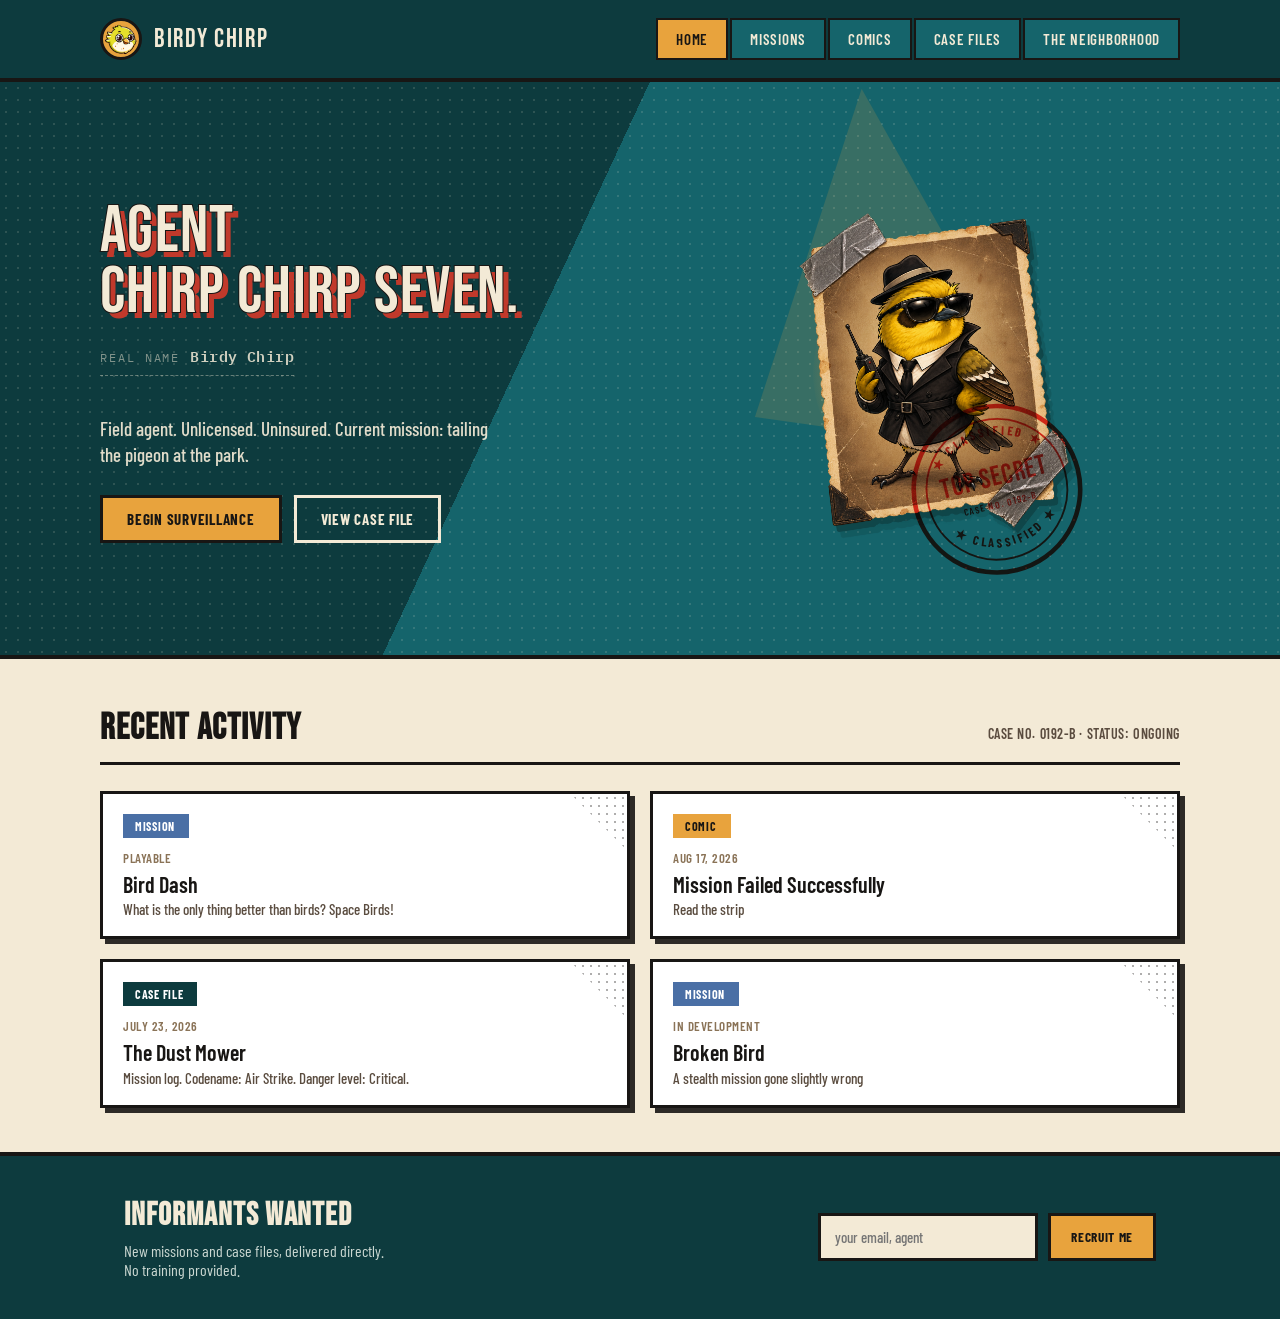
<file: index.html>
<!DOCTYPE html>
<html lang="en">
<head>
<meta charset="UTF-8">
<meta name="viewport" content="width=device-width, initial-scale=1.0">
<title>Birdy Chirp — Agent Chirp Chirp Seven</title>
<link rel="preconnect" href="https://fonts.googleapis.com">
<link href="https://fonts.googleapis.com/css2?family=Bebas+Neue&family=Barlow+Condensed:wght@400;500;600;700&family=IBM+Plex+Mono:wght@500;600&display=swap" rel="stylesheet">
<link rel="stylesheet" href="styles.css">
</head>
<body>

<script src="site.js"></script>

<section class="hero">
  <div class="hero-halftone"></div>
  <div class="wrap hero-grid">
    <div>
      <div class="title-stack">
        <div class="title-shadow display">AGENT<br>CHIRP CHIRP SEVEN.</div>
        <div class="title-main display">AGENT<br>CHIRP CHIRP SEVEN.</div>
      </div>
      <div class="id-tag">
        <span class="id-tag-label">Real name</span>
        <span class="id-tag-value">Birdy Chirp</span>
      </div>
      <p class="hero-sub">Field agent. Unlicensed. Uninsured. Current mission: tailing the pigeon at the park.</p>
      <div class="cta-row">
        <a href="missions.html" class="btn btn-primary">Begin Surveillance</a>
        <a href="case-files.html" class="btn btn-ghost">View Case File</a>
      </div>
    </div>
    <div class="spotlight-box">
      <div class="beam"></div>
      <div class="spotlight">
        <div class="spotlight-figure"><img class="spotlight-figure" src="images/agent-chirp.png" alt="Agent Chirp Chirp Seven"></div>
        <svg class="classified-stamp" viewBox="0 0 200 200" xmlns="http://www.w3.org/2000/svg">
          <path id="stampArcTop" d="M 24,104 A 78,78 0 0 1 176,104" fill="none"/>
          <path id="stampArcBottom" d="M 24,104 A 78,78 0 0 0 176,104" fill="none"/>
          <circle cx="100" cy="102" r="90" stroke-width="5"/>
          <circle cx="100" cy="102" r="76" stroke-width="2"/>
          <text font-size="13.5" font-weight="700" letter-spacing="3">
            <textPath href="#stampArcTop" startOffset="50%" text-anchor="middle">★ CLASSIFIED ★</textPath>
          </text>
          <text font-size="13.5" font-weight="700" letter-spacing="3">
            <textPath href="#stampArcBottom" startOffset="50%" text-anchor="middle">★ CLASSIFIED ★</textPath>
          </text>
          <text x="100" y="98" text-anchor="middle" font-size="30" font-weight="400" class="stamp-center">TOP SECRET</text>
          <text x="100" y="122" text-anchor="middle" font-size="10.5" font-weight="600" letter-spacing="1.5">CASE NO. 0192-B</text>
        </svg>
      </div>
    </div>
  </div>
</section>

<section class="wrap activity">
  <div class="activity-head">
    <h2 class="display">Recent Activity</h2>
    <div class="note">Case no. 0192-B · status: ongoing</div>
  </div>
  <div class="panels" id="activity-panels"></div>
</section>

<section class="transmission">
  <div class="wrap transmission-inner">
    <div>
      <h3 class="display">Informants Wanted</h3>
      <p>New missions and case files, delivered directly. No training provided.</p>
    </div>
    <div class="transmission-form">
      <input type="email" placeholder="your email, agent">
      <button>Recruit Me</button>
    </div>
  </div>
</section>

<script src="games-data.js"></script>
<script src="comics-data.js"></script>
<script src="cases-data.js"></script>
<script>
  // Pull the newest couple items from each content type and build one
  // combined, clickable feed. Edit games-data.js / comics-data.js /
  // cases-data.js to change what shows up here — nothing here is hardcoded.
  // Pull the newest couple items from each content type and interleave
  // them round-robin, so all three categories get a fair shot at the
  // 4 visible slots instead of the last category always getting cut.
  const gameItems = GAMES.slice(0, 2).map(g => ({
    flagClass: 'mission', flagLabel: 'Mission',
    date: g.statusLabel, title: g.title, note: g.tagline,
    href: `mission.html?game=${g.slug}`
  }));
  const comicItems = COMICS.slice().reverse().slice(0, 2).map(c => ({
    flagClass: 'comic', flagLabel: 'Comic',
    date: c.date, title: c.title, note: 'Read the strip',
    href: `comics.html?comic=${c.slug}`
  }));
  const caseItems = CASE_FILES.slice().reverse().slice(0, 2).map(s => ({
    flagClass: 'case', flagLabel: 'Case File',
    date: s.date, title: s.title, note: s.excerpt,
    href: `case-file.html?story=${s.slug}`
  }));

  const activityItems = [];
  const sources = [gameItems, comicItems, caseItems];
  for (let round = 0; round < 2 && activityItems.length < 4; round++) {
    sources.forEach(list => {
      if (list[round] && activityItems.length < 4) activityItems.push(list[round]);
    });
  }

  const panelsEl = document.getElementById('activity-panels');
  activityItems.slice(0, 4).forEach(item => {
    const panel = document.createElement('a');
    panel.href = item.href;
    panel.className = 'panel';
    panel.innerHTML = `
      <div class="panel-halftone"></div>
      <div class="flag ${item.flagClass}">${item.flagLabel}</div>
      <div class="panel-date">${item.date}</div>
      <div class="panel-title">${item.title}</div>
      <div class="panel-note">${item.note}</div>
    `;
    panelsEl.appendChild(panel);
  });
</script>

</body>
</html>
</file>
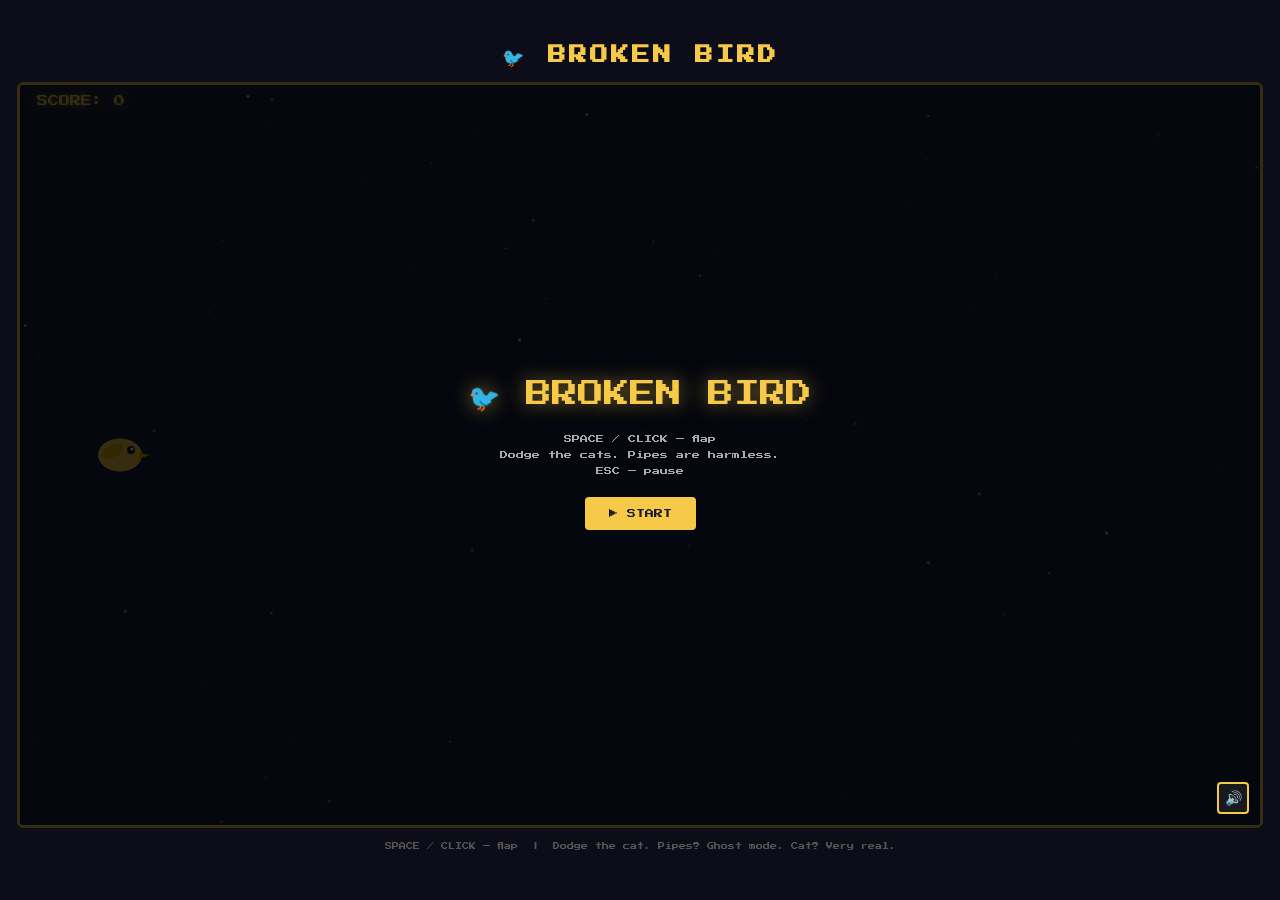
<file: games/Broken-Bird/index.html>
<!DOCTYPE html>
<html lang="en">
<head>
<meta charset="UTF-8">
<title>Broken Bird</title>
<style>
  @import url('https://fonts.googleapis.com/css2?family=Press+Start+2P&display=swap');

  * { margin: 0; padding: 0; box-sizing: border-box; }

  body {
    background: #0d0d1a;
    display: flex;
    flex-direction: column;
    align-items: center;
    justify-content: center;
    min-height: 100vh;
    font-family: 'Press Start 2P', monospace;
    color: #fff;
    overflow: hidden;
  }

  h1 {
    font-size: 18px;
    color: #f7c948;
    margin-bottom: 14px;
    letter-spacing: 3px;
  }

  #game-wrapper {
    position: relative;
  }

  canvas {
    border: 3px solid #f7c948;
    border-radius: 6px;
    display: block;
    background: #16213e;
  }

  #hud {
    position: absolute;
    top: 14px;
    left: 0;
    width: 100%;
    display: flex;
    justify-content: space-between;
    padding: 0 20px;
    pointer-events: none;
  }

  #hud span {
    font-size: 11px;
    color: #f7c948;
    text-shadow: 0 0 8px #f7c94888;
  }

  #instructions {
    margin-top: 12px;
    font-size: 7px;
    color: #555;
    text-align: center;
    line-height: 2;
  }

  #death-overlay {
    display: none;
    position: absolute;
    top: 0; left: 0;
    width: 100%; height: 100%;
    background: rgba(0,0,0,0.72);
    border-radius: 4px;
    flex-direction: column;
    align-items: center;
    justify-content: center;
    gap: 18px;
  }

  #death-overlay.active { display: flex; }

  #death-title {
    font-size: 22px;
    color: #ff6b6b;
    text-shadow: 0 0 18px #ff6b6b88;
    animation: pulse 0.8s ease-in-out infinite alternate;
  }

  #death-score {
    font-size: 10px;
    color: #f7c948;
  }

  #restart-btn {
    font-family: 'Press Start 2P', monospace;
    font-size: 9px;
    padding: 12px 24px;
    background: #f7c948;
    color: #1a1a2e;
    border: none;
    border-radius: 4px;
    cursor: pointer;
    margin-top: 8px;
    transition: transform 0.1s;
  }
  #restart-btn:hover { transform: scale(1.05); }

  @keyframes pulse {
    from { opacity: 1; }
    to   { opacity: 0.6; }
  }

  #mute-btn {
    position: absolute;
    bottom: 14px;
    right: 14px;
    width: 32px;
    height: 32px;
    background: rgba(255,255,255,0.08);
    border: 2px solid #f7c948;
    border-radius: 4px;
    color: #f7c948;
    font-size: 14px;
    cursor: pointer;
    display: flex;
    align-items: center;
    justify-content: center;
    pointer-events: all;
    z-index: 10;
    transition: background 0.15s;
  }
  #mute-btn:hover { background: rgba(247,201,72,0.18); }

  #start-overlay, #pause-overlay {
    display: none;
    position: absolute;
    top: 0; left: 0;
    width: 100%; height: 100%;
    background: rgba(0,0,0,0.78);
    border-radius: 4px;
    flex-direction: column;
    align-items: center;
    justify-content: center;
    gap: 18px;
  }
  #start-overlay.active, #pause-overlay.active { display: flex; }

  #start-title {
    font-size: 26px;
    color: #f7c948;
    text-shadow: 0 0 20px #f7c94888;
    animation: pulse 0.9s ease-in-out infinite alternate;
  }
  #pause-title {
    font-size: 22px;
    color: #a8dadc;
    text-shadow: 0 0 18px #a8dadc88;
  }
  .overlay-sub {
    font-size: 8px;
    color: #aaa;
    line-height: 2;
    text-align: center;
  }
  .overlay-btn {
    font-family: 'Press Start 2P', monospace;
    font-size: 9px;
    padding: 12px 24px;
    background: #f7c948;
    color: #1a1a2e;
    border: none;
    border-radius: 4px;
    cursor: pointer;
    transition: transform 0.1s;
  }
  .overlay-btn:hover { transform: scale(1.05); }
</style>
</head>
<body>

<h1>🐦 BROKEN BIRD</h1>

<div id="game-wrapper">
  <canvas id="gameCanvas"></canvas>

  <div id="hud">
    <span>SCORE: <span id="score">0</span></span>
    <span id="timer-display"></span>
  </div>

  <div id="start-overlay" class="active">
    <div id="start-title">🐦 BROKEN BIRD</div>
    <div class="overlay-sub">SPACE / CLICK — flap<br>Dodge the cats. Pipes are harmless.<br>ESC — pause</div>
    <button class="overlay-btn" id="start-btn">▶ START</button>
  </div>

  <div id="pause-overlay">
    <div id="pause-title">⏸ PAUSED</div>
    <div class="overlay-sub">Press ESC or click to resume</div>
    <button class="overlay-btn" id="resume-btn">▶ RESUME</button>
  </div>

    <div id="death-overlay" id="death-overlay">
    <div id="death-title">🐱 GOT YOU!</div>
    <div id="death-score">SCORE: <span id="final-score">0</span></div>
    <button id="restart-btn">▶ PLAY AGAIN</button>
  </div>
  <button id="mute-btn" title="Mute/Unmute">🔊</button>
</div>

<div id="instructions">
  SPACE / CLICK — flap &nbsp;|&nbsp; Dodge the cat. Pipes? Ghost mode. Cat? Very real.
</div>

<script>
  const canvas = document.getElementById('gameCanvas');
  const ctx = canvas.getContext('2d');

  // Big canvas — fill most of the viewport
  function resizeCanvas() {
    const maxW = window.innerWidth - 40;
    const maxH = window.innerHeight - 160;
    canvas.width  = maxW;
    canvas.height = maxH;
  }
  resizeCanvas();
  window.addEventListener('resize', resizeCanvas);

  // ── Audio Engine ─────────────────────────────────────────────────────
  let audioCtx = null;
  let masterGain = null;
  let bgmInterval = null;
  let muted = false;

  function getAudio() {
    if (!audioCtx) {
      audioCtx = new (window.AudioContext || window.webkitAudioContext)();
      masterGain = audioCtx.createGain();
      masterGain.connect(audioCtx.destination);
      masterGain.gain.setValueAtTime(1, audioCtx.currentTime);
    }
    return audioCtx;
  }

  function playTone(freq, type, duration, vol, startTime, fadeOut) {
    const ac = getAudio();
    const osc = ac.createOscillator();
    const gain = ac.createGain();
    osc.connect(gain);
    gain.connect(masterGain);
    osc.type = type;
    osc.frequency.setValueAtTime(freq, startTime);
    gain.gain.setValueAtTime(vol, startTime);
    if (fadeOut) gain.gain.exponentialRampToValueAtTime(0.001, startTime + duration);
    osc.start(startTime);
    osc.stop(startTime + duration);
  }

  function soundHop() {
    const ac = getAudio();
    const t = ac.currentTime;
    // quick chirpy upward sweep
    const osc = ac.createOscillator();
    const gain = ac.createGain();
    osc.connect(gain); gain.connect(masterGain);
    osc.type = 'square';
    osc.frequency.setValueAtTime(320, t);
    osc.frequency.exponentialRampToValueAtTime(620, t + 0.08);
    gain.gain.setValueAtTime(0.18, t);
    gain.gain.exponentialRampToValueAtTime(0.001, t + 0.12);
    osc.start(t); osc.stop(t + 0.13);
  }

  function soundDeath() {
    const ac = getAudio();
    const t = ac.currentTime;
    // descending wail
    [
      [440, 0.00], [370, 0.10], [300, 0.20], [220, 0.32], [160, 0.46], [100, 0.62]
    ].forEach(([freq, offset]) => {
      playTone(freq, 'sawtooth', 0.14, 0.22, t + offset, true);
    });
    // low thud
    const osc = ac.createOscillator();
    const gain = ac.createGain();
    osc.connect(gain); gain.connect(masterGain);
    osc.type = 'sine';
    osc.frequency.setValueAtTime(80, t + 0.1);
    osc.frequency.exponentialRampToValueAtTime(30, t + 0.5);
    gain.gain.setValueAtTime(0.3, t + 0.1);
    gain.gain.exponentialRampToValueAtTime(0.001, t + 0.6);
    osc.start(t + 0.1); osc.stop(t + 0.6);
  }


  function soundWallBonk() {
    const ac = getAudio();
    const t = ac.currentTime;
    // Dull thud + short buzz — like bonking your head
    const osc = ac.createOscillator();
    const gain = ac.createGain();
    osc.connect(gain); gain.connect(masterGain);
    osc.type = 'square';
    osc.frequency.setValueAtTime(180, t);
    osc.frequency.exponentialRampToValueAtTime(80, t + 0.12);
    gain.gain.setValueAtTime(0.25, t);
    gain.gain.exponentialRampToValueAtTime(0.001, t + 0.18);
    osc.start(t); osc.stop(t + 0.19);
    // little rattle after
    const osc2 = ac.createOscillator();
    const gain2 = ac.createGain();
    osc2.connect(gain2); gain2.connect(masterGain);
    osc2.type = 'sawtooth';
    osc2.frequency.setValueAtTime(120, t + 0.08);
    osc2.frequency.exponentialRampToValueAtTime(60, t + 0.22);
    gain2.gain.setValueAtTime(0.12, t + 0.08);
    gain2.gain.exponentialRampToValueAtTime(0.001, t + 0.25);
    osc2.start(t + 0.08); osc2.stop(t + 0.26);
  }

  // Background music — chiptune loop
  function startBGM() {
    if (bgmInterval) return;
    const ac = getAudio();

    // Melody: simple upbeat pattern in C major pentatonic
    const melody = [
      523, 659, 784, 659, 523, 392, 440, 523,
      659, 784, 880, 784, 659, 523, 392, 440
    ];
    // Bass: root notes
    const bass = [
      131, 131, 165, 165, 146, 146, 131, 131,
      131, 131, 165, 165, 146, 146, 131, 131
    ];

    let step = 0;
    const BPM = 160;
    const stepLen = 60 / BPM / 2; // eighth notes

    function tick() {
      if (!audioCtx || gameOver) return;
      const t = ac.currentTime;
      const i = step % melody.length;

      // Melody — triangle wave, airy
      playTone(melody[i], 'triangle', stepLen * 0.7, 0.09, t, true);

      // Bass every 2 steps
      if (step % 2 === 0) {
        playTone(bass[i], 'square', stepLen * 1.6, 0.06, t, true);
      }

      // Hi-hat every step
      {
        const bufSize = ac.sampleRate * 0.04;
        const buf = ac.createBuffer(1, bufSize, ac.sampleRate);
        const data = buf.getChannelData(0);
        for (let j = 0; j < bufSize; j++) data[j] = (Math.random() * 2 - 1) * (1 - j / bufSize);
        const src = ac.createBufferSource();
        const gainN = ac.createGain();
        src.buffer = buf;
        src.connect(gainN); gainN.connect(masterGain);
        gainN.gain.setValueAtTime(step % 4 === 0 ? 0.07 : 0.03, t);
        src.start(t);
      }

      step++;
    }

    tick();
    bgmInterval = setInterval(tick, stepLen * 1000);
  }

  function stopBGM() {
    if (bgmInterval) { clearInterval(bgmInterval); bgmInterval = null; }
  }

    // ── State ─────────────────────────────────────────────────────────────
  let score = 0;
  let gameOver = false;
  let gameStarted = false;
  let paused = false;
  let frameCount = 0;
  let gameStartTime = Date.now();

  // Wall-hit penalty
  let penaltyUntil = 0; // timestamp when penalty ends

  const scoreEl       = document.getElementById('score');
  const finalScoreEl  = document.getElementById('final-score');
  const deathOverlay  = document.getElementById('death-overlay');
  const startOverlay  = document.getElementById('start-overlay');
  const pauseOverlay  = document.getElementById('pause-overlay');
  const timerDisplay  = document.getElementById('timer-display');
  document.getElementById('restart-btn').addEventListener('click', restartGame);

  // ── Bird ──────────────────────────────────────────────────────────────
  const bird = {
    x: 100,
    y: 0,
    size: 22,
    vy: 0,
    vx: 0,
    flapStrength: -12,
    gravity: 0.60,
    alive: true,
    boostUntil: 0,
    reset() {
      this.x  = 100;
      this.y  = canvas.height / 2;
      this.vy = 0;
      this.vx = 0;
      this.boostUntil = 0;
      this.alive = true;
    },
    flap() { if (this.alive) { this.vy = this.flapStrength; soundHop(); } },
    update() {
      this.vy += this.gravity;
      this.y  += this.vy;

      // Horizontal: apply boost then drift back left
      if (Date.now() < this.boostUntil) {
        this.vx += 0.08; // accelerate right during boost
      } else {
        this.vx *= 0.98; // friction — slowly drift back left
        this.vx -= 0.04; // gentle pull back toward left
      }
      this.x += this.vx;
      // Clamp horizontally
      const minX = this.size + 10;
      const maxX = canvas.width - this.size - 10;
      if (this.x < minX) { this.x = minX; this.vx = 0; }
      if (this.x > maxX) { this.x = maxX; this.vx = 0; }

      if (this.y > canvas.height - this.size) {
        this.y = canvas.height - this.size;
        this.vy *= -0.4;
        this.vx += 1.2; // rightward burst
        this.boostUntil = Date.now() + 1000;
        triggerWallPenalty();
      }
      if (this.y < this.size) {
        this.y = this.size;
        this.vy *= -0.4;
        this.vx += 1.2; // rightward burst
        this.boostUntil = Date.now() + 1000;
        triggerWallPenalty();
      }
    },
    draw() {
      const W = this.size, H = this.size * 0.75;
      const funny = Date.now() < penaltyUntil;
      // body
      ctx.fillStyle = funny ? '#ff6b6b' : '#f7c948';
      ctx.beginPath();
      ctx.ellipse(this.x, this.y, W, H, 0, 0, Math.PI * 2);
      ctx.fill();
      // wing
      const wo = Math.sin(Date.now() / 110) * 7;
      ctx.fillStyle = funny ? '#cc3333' : '#e5b200';
      ctx.beginPath();
      ctx.ellipse(this.x - 7, this.y - wo, 11, 6, -0.4, 0, Math.PI * 2);
      ctx.fill();

      if (funny) {
        // Dizzy X eyes
        ctx.strokeStyle = '#1a1a2e';
        ctx.lineWidth = 2;
        for (const [ex, ey] of [[this.x + 8, this.y - 7], [this.x + 16, this.y - 7]]) {
          ctx.beginPath(); ctx.moveTo(ex-3, ey-3); ctx.lineTo(ex+3, ey+3); ctx.stroke();
          ctx.beginPath(); ctx.moveTo(ex+3, ey-3); ctx.lineTo(ex-3, ey+3); ctx.stroke();
        }
        // Wavy mouth
        ctx.strokeStyle = '#1a1a2e';
        ctx.lineWidth = 1.5;
        ctx.beginPath();
        ctx.moveTo(this.x + 6, this.y + 5);
        ctx.bezierCurveTo(this.x + 10, this.y + 2, this.x + 14, this.y + 8, this.x + 18, this.y + 5);
        ctx.stroke();
        // Stars spinning around head
        const t = Date.now() / 300;
        for (let i = 0; i < 3; i++) {
          const angle = t + (i * Math.PI * 2 / 3);
          const sx = this.x + Math.cos(angle) * 28;
          const sy = this.y - 10 + Math.sin(angle) * 14;
          ctx.font = '10px serif';
          ctx.fillText('⭐', sx - 5, sy + 4);
        }
      } else {
        // Normal eye
        ctx.fillStyle = '#1a1a2e';
        ctx.beginPath(); ctx.arc(this.x + 11, this.y - 5, 4, 0, Math.PI * 2); ctx.fill();
        ctx.fillStyle = '#fff';
        ctx.beginPath(); ctx.arc(this.x + 12, this.y - 6, 1.5, 0, Math.PI * 2); ctx.fill();
      }
      // beak
      ctx.fillStyle = '#ff9500';
      ctx.beginPath();
      ctx.moveTo(this.x + 19, this.y - 2);
      ctx.lineTo(this.x + 30, this.y);
      ctx.lineTo(this.x + 19, this.y + 4);
      ctx.fill();
    }
  };

  // ── Obstacles (bird ghosts through) ───────────────────────────────────
  const obstacles = [];
  let obstacleTimer = 0;

  // Randomised gap patterns
  const PATTERNS = ['normal', 'high', 'low', 'wide', 'narrow', 'moving'];

  // ── Wall penalty ─────────────────────────────────────────────────────
  function triggerWallPenalty() {
    if (Date.now() < penaltyUntil) return;
    penaltyUntil = Date.now() + 3000;
    soundWallBonk();
  }

  function drawVignette() {
    if (Date.now() >= penaltyUntil) return;
    const progress = (penaltyUntil - Date.now()) / 3000;
    const alpha = 0.6 * progress;
    const grad = ctx.createRadialGradient(
      canvas.width / 2, canvas.height / 2, canvas.height * 0.3,
      canvas.width / 2, canvas.height / 2, canvas.width * 0.85
    );
    grad.addColorStop(0, 'rgba(180,0,0,0)');
    grad.addColorStop(1, `rgba(210,0,0,${alpha})`);
    ctx.fillStyle = grad;
    ctx.fillRect(0, 0, canvas.width, canvas.height);
  }

    function spawnObstacle() {
    const pattern = PATTERNS[Math.floor(Math.random() * PATTERNS.length)];
    const W = canvas.width;
    const H = canvas.height;
    let gap, topHeight;

    switch (pattern) {
      case 'high':   gap = 100; topHeight = 20 + Math.random() * 60;           break;
      case 'low':    gap = 100; topHeight = H - 120 - Math.random() * 60;      break;
      case 'wide':   gap = 160; topHeight = 60 + Math.random() * (H - 220);    break;
      case 'narrow': gap = 70;  topHeight = 80 + Math.random() * (H - 180);    break;
      case 'moving': gap = 110; topHeight = 80 + Math.random() * (H - 200);    break;
      default:       gap = 110; topHeight = 50 + Math.random() * (H - gap - 80); break;
    }

    obstacles.push({
      x: W + 10,
      topHeight,
      bottomY: topHeight + gap,
      gap,
      pattern,
      moveDir: 1,
      scored: false
    });
  }

  function updateObstacles() {
    obstacleTimer++;
    // Random spacing between 70 and 120 frames
    const spawnInterval = 70 + Math.floor(Math.random() * 50);
    if (obstacleTimer > spawnInterval) { spawnObstacle(); obstacleTimer = 0; }

    for (let i = obstacles.length - 1; i >= 0; i--) {
      const obs = obstacles[i];
      obs.x -= 3;

      // Moving pattern: pipe gap drifts up/down
      if (obs.pattern === 'moving') {
        obs.topHeight += obs.moveDir * 1.2;
        obs.bottomY    = obs.topHeight + obs.gap;
        if (obs.topHeight < 20 || obs.topHeight > canvas.height - obs.gap - 20) obs.moveDir *= -1;
      }

      if (!obs.scored && obs.x + 44 < bird.x) {
        obs.scored = true;
        score++;
        scoreEl.textContent = score;
        if (score >= nextBigCatAt) { nextBigCatAt += 10; bigCatPending = true; }
      }
      if (obs.x + 44 < 0) obstacles.splice(i, 1);
    }
  }

  function drawObstacles() {
    obstacles.forEach(obs => {
      const OW = 44;
      // Ghost sparkle when bird overlaps
      const inX = bird.x + bird.size > obs.x && bird.x - bird.size < obs.x + OW;
      const inGap = bird.y > obs.topHeight && bird.y < obs.bottomY;
      if (inX && !inGap && frameCount % 5 === 0) spawnParticle(obs.x + OW/2, bird.y, 'ghost');

      // Top pipe
      ctx.fillStyle = '#4ade80';
      ctx.fillRect(obs.x, 0, OW, obs.topHeight);
      ctx.fillStyle = '#22c55e';
      ctx.fillRect(obs.x - 5, obs.topHeight - 16, OW + 10, 16);

      // Bottom pipe
      ctx.fillStyle = '#4ade80';
      ctx.fillRect(obs.x, obs.bottomY, OW, canvas.height - obs.bottomY);
      ctx.fillStyle = '#22c55e';
      ctx.fillRect(obs.x - 5, obs.bottomY, OW + 10, 16);
    });
  }

  // ── Cat enemy ─────────────────────────────────────────────────────────
  const cats = [];
  let catSpawnedAt = null; // ms after game start for first cat

  let catInterval = 1500; // starts at 1.5 seconds
  let nextBigCatAt = 10; // score milestone for next big cat
  let bigCatPending = false;
  const CAT_MIN_INTERVAL = 500; // floor at 0.5 seconds
  let lastCatEscalation = 0; // tracks when we last sped up

  function scheduleCat() {
    catSpawnedAt = Date.now() + 5000; // 5 seconds grace period
    catInterval = 1500;
    lastCatEscalation = Date.now();
  }

  function maybespawnCat() {
    if (!catSpawnedAt) return;
    const now = Date.now();

    // Every 5 seconds, shrink interval by 10%
    if (now - lastCatEscalation >= 5000) {
      catInterval = Math.max(CAT_MIN_INTERVAL, catInterval * 0.9);
      lastCatEscalation = now;
    }

    if (now >= catSpawnedAt) {
      const count = Date.now() < penaltyUntil ? 3 : 1;
      for (let i = 0; i < count; i++) {
        spawnCatOffset(i, count);
      }
      catSpawnedAt = now + catInterval;
    }
  }

  function spawnCat() { spawnCatOffset(0, 1); }

  function spawnCatOffset(index, total) {
    const spawnX = canvas.width + 60;
    // Space multiple cats vertically: spread ~40px apart centred on bird
    const spread = 44;
    const offset = total === 1 ? 0 : (index - (total - 1) / 2) * spread;
    const y = Math.max(30, Math.min(canvas.height - 30, bird.y + offset));
    const size = bigCatPending ? 42 : 28; // 28 * 1.5 = 42
    if (index === total - 1) bigCatPending = false; // clear after last cat of this batch
    cats.push({ x: spawnX, y, speed: 8 + Math.random() * 4, size });
  }

  function updateCats() {
    maybespawnCat();
    for (let i = cats.length - 1; i >= 0; i--) {
      const cat = cats[i];
      cat.x -= cat.speed;
      if (cat.x < -80) cats.splice(i, 1);
    }
  }

  function drawCat(cat) {
    const x = cat.x, y = cat.y, s = cat.size;
    const big = s > 28;
    const fur    = big ? '#4a90d9' : '#e07b54';
    const furDark = big ? '#2a5fa8' : '#7a3300';
    const innerEar = big ? '#aad4ff' : '#ff9999';

    // Body
    ctx.fillStyle = fur;
    ctx.beginPath();
    ctx.ellipse(x, y, s, s * 0.75, 0, 0, Math.PI * 2);
    ctx.fill();

    // Head (to the left, cat faces left — it's charging at the bird)
    ctx.fillStyle = fur;
    ctx.beginPath();
    ctx.arc(x - s - 4, y - 2, s * 0.65, 0, Math.PI * 2);
    ctx.fill();

    // Ears
    ctx.fillStyle = fur;
    ctx.beginPath();
    ctx.moveTo(x - s - 18, y - 14);
    ctx.lineTo(x - s - 26, y - 28);
    ctx.lineTo(x - s - 8,  y - 18);
    ctx.fill();
    ctx.beginPath();
    ctx.moveTo(x - s - 2, y - 16);
    ctx.lineTo(x - s - 4, y - 30);
    ctx.lineTo(x - s + 8, y - 18);
    ctx.fill();

    // Inner ear
    ctx.fillStyle = innerEar;
    ctx.beginPath();
    ctx.moveTo(x - s - 17, y - 16);
    ctx.lineTo(x - s - 22, y - 26);
    ctx.lineTo(x - s - 10, y - 19);
    ctx.fill();

    // Eyes (angry)
    ctx.fillStyle = '#1a1a2e';
    ctx.beginPath(); ctx.arc(x - s - 10, y - 5, 5, 0, Math.PI * 2); ctx.fill();
    ctx.beginPath(); ctx.arc(x - s + 2,  y - 5, 5, 0, Math.PI * 2); ctx.fill();
    // Yellow pupils
    ctx.fillStyle = '#f7c948';
    ctx.beginPath(); ctx.ellipse(x - s - 10, y - 5, 2, 4, 0, 0, Math.PI * 2); ctx.fill();
    ctx.beginPath(); ctx.ellipse(x - s + 2,  y - 5, 2, 4, 0, 0, Math.PI * 2); ctx.fill();

    // Angry brows
    ctx.strokeStyle = furDark;
    ctx.lineWidth = 2.5;
    ctx.beginPath(); ctx.moveTo(x - s - 15, y - 12); ctx.lineTo(x - s - 6, y - 10); ctx.stroke();
    ctx.beginPath(); ctx.moveTo(x - s - 2,  y - 10); ctx.lineTo(x - s + 7, y - 12); ctx.stroke();

    // Nose
    ctx.fillStyle = '#ff7a7a';
    ctx.beginPath(); ctx.arc(x - s - 4, y, 3, 0, Math.PI * 2); ctx.fill();

    // Whiskers
    ctx.strokeStyle = '#fff';
    ctx.lineWidth = 1;
    for (let w = -1; w <= 1; w += 2) {
      ctx.beginPath(); ctx.moveTo(x - s - 4, y); ctx.lineTo(x - s - 4 + w * 22, y - 3); ctx.stroke();
      ctx.beginPath(); ctx.moveTo(x - s - 4, y); ctx.lineTo(x - s - 4 + w * 22, y + 3); ctx.stroke();
    }

    // Tail (curves up at the back right)
    ctx.strokeStyle = fur;
    ctx.lineWidth = 7;
    ctx.lineCap = 'round';
    ctx.beginPath();
    ctx.moveTo(x + s,  y);
    ctx.bezierCurveTo(x + s + 20, y + 10, x + s + 30, y - 30, x + s + 18, y - 40);
    ctx.stroke();
    ctx.lineWidth = 1;

    // Legs (running animation)
    const kick = Math.sin(Date.now() / 80) * 10;
    ctx.strokeStyle = fur;
    ctx.lineWidth = 6;
    ctx.lineCap = 'round';
    for (let li = 0; li < 4; li++) {
      const lx = x - s * 0.4 + li * (s * 0.28);
      ctx.beginPath();
      ctx.moveTo(lx, y + s * 0.6);
      ctx.lineTo(lx + (li % 2 === 0 ? kick : -kick) * 0.5, y + s * 0.6 + 16);
      ctx.stroke();
    }
    ctx.lineWidth = 1;
  }

  function checkCatCollision() {
    cats.forEach(cat => {
      const dx = Math.abs(bird.x - (cat.x - cat.size));
      const dy = Math.abs(bird.y - cat.y);
      if (dx < cat.size * 1.1 && dy < cat.size * 0.9) {
        triggerDeath();
      }
    });
  }

  // ── Particles ─────────────────────────────────────────────────────────
  const particles = [];

  function spawnParticle(x, y, type) {
    const colors = type === 'ghost'
      ? ['#f7c948','#a8dadc','#ffffff']
      : ['#ff6b6b','#ff9500','#fff'];
    for (let i = 0; i < (type === 'death' ? 20 : 5); i++) {
      particles.push({
        x, y,
        vx: (Math.random() - 0.5) * (type === 'death' ? 8 : 3),
        vy: (Math.random() - 0.5) * (type === 'death' ? 8 : 3),
        life: 1,
        color: colors[Math.floor(Math.random() * colors.length)],
        r: type === 'death' ? 4 : 2.5
      });
    }
  }

  function updateParticles() {
    for (let i = particles.length - 1; i >= 0; i--) {
      const p = particles[i];
      p.x += p.vx; p.y += p.vy; p.life -= 0.035;
      if (p.life <= 0) particles.splice(i, 1);
    }
  }

  function drawParticles() {
    particles.forEach(p => {
      ctx.globalAlpha = p.life;
      ctx.fillStyle = p.color;
      ctx.beginPath(); ctx.arc(p.x, p.y, p.r, 0, Math.PI * 2); ctx.fill();
    });
    ctx.globalAlpha = 1;
  }

  // ── Stars background ──────────────────────────────────────────────────
  let stars = [];
  function initStars() {
    stars = Array.from({length: 60}, () => ({
      x: Math.random() * canvas.width,
      y: Math.random() * canvas.height,
      r: Math.random() * 1.5 + 0.3,
      twinkle: Math.random() * Math.PI * 2
    }));
  }
  initStars();

  function drawBackground() {
    ctx.fillStyle = '#16213e';
    ctx.fillRect(0, 0, canvas.width, canvas.height);
    stars.forEach(s => {
      s.twinkle += 0.03;
      ctx.globalAlpha = 0.35 + Math.sin(s.twinkle) * 0.3;
      ctx.fillStyle = '#fff';
      ctx.beginPath(); ctx.arc(s.x, s.y, s.r, 0, Math.PI * 2); ctx.fill();
    });
    ctx.globalAlpha = 1;
  }

  // ── Death & Restart ───────────────────────────────────────────────────
  function triggerDeath() {
    if (gameOver) return;
    gameOver = true;
    bird.alive = false;
    spawnParticle(bird.x, bird.y, 'death');
    soundDeath();
    stopBGM();
    finalScoreEl.textContent = score;
    setTimeout(() => deathOverlay.classList.add('active'), 600);
  }

  function restartGame() {
    deathOverlay.classList.remove('active');
    stopBGM();
    bgmStarted = false;
    gameStarted = true;
    paused = false;
    obstacles.length = 0;
    cats.length = 0;
    particles.length = 0;
    score = 0;
    scoreEl.textContent = '0';
    frameCount = 0;
    obstacleTimer = 0;
    gameOver = false;
    bird.reset();
    bird.y = canvas.height / 2;
    gameStartTime = Date.now();
    catInterval = 1500;
    penaltyUntil = 0;
    nextBigCatAt = 10;
    bigCatPending = false;
    scheduleCat();
    loop();
  }

  // ── Countdown timer display (first 4 seconds) ─────────────────────────
  function updateTimerDisplay() {
    const elapsed = (Date.now() - gameStartTime) / 1000;
    if (elapsed < 4) {
      const remaining = Math.ceil(4 - elapsed);
      timerDisplay.textContent = `🐱 IN ${remaining}...`;
    } else {
      timerDisplay.textContent = '';
    }
  }

  // ── Main loop ─────────────────────────────────────────────────────────
  let rafId = null;

  function loop() {
    if (gameOver || paused) return;
    frameCount++;

    drawBackground();
    drawVignette();
    updateObstacles();
    drawObstacles();
    updateCats();
    cats.forEach(drawCat);
    checkCatCollision();
    updateParticles();
    drawParticles();

    if (bird.alive) bird.update();
    bird.draw();

    updateTimerDisplay();

    rafId = requestAnimationFrame(loop);
  }

  let bgmStarted = false;
  function ensureBGM() { if (!bgmStarted) { bgmStarted = true; startBGM(); } }

  // ── Controls ──────────────────────────────────────────────────────────
  document.addEventListener('keydown', e => {
    if (e.code === 'Escape') { e.preventDefault(); togglePause(); }
    if (e.code === 'Space') { e.preventDefault(); if (!gameStarted) { startGame(); return; } if (paused) { togglePause(); return; } ensureBGM(); bird.flap(); }
  });
  canvas.addEventListener('click', () => { if (!gameStarted) { startGame(); return; } if (paused) { togglePause(); return; } ensureBGM(); bird.flap(); });

  // ── Mute button ───────────────────────────────────────────────────────
  const muteBtn = document.getElementById('mute-btn');
  muteBtn.addEventListener('click', () => {
    muted = !muted;
    if (masterGain) masterGain.gain.setValueAtTime(muted ? 0 : 1, audioCtx.currentTime);
    muteBtn.textContent = muted ? '🔇' : '🔊';
  });

    // ── Start / Pause overlays ────────────────────────────────────────────
  function startGame() {
    startOverlay.classList.remove('active');
    gameStarted = true;
    bird.reset();
    bird.y = canvas.height / 2;
    gameStartTime = Date.now();
    catInterval = 1500;
    penaltyUntil = 0;
    nextBigCatAt = 10;
    bigCatPending = false;
    scheduleCat();
    ensureBGM();
    loop();
  }

  function togglePause() {
    if (!gameStarted || gameOver) return;
    paused = !paused;
    if (paused) {
      pauseOverlay.classList.add('active');
      stopBGM();
    } else {
      pauseOverlay.classList.remove('active');
      // Resume BGM
      bgmStarted = false;
      ensureBGM();
      loop();
    }
  }

  document.getElementById('start-btn').addEventListener('click', startGame);
  document.getElementById('resume-btn').addEventListener('click', togglePause);

  // Draw a static scene while on start screen
  drawBackground();
  bird.reset();
  bird.y = canvas.height / 2;
  bird.draw();
</script>
</body>
</html>
</file>
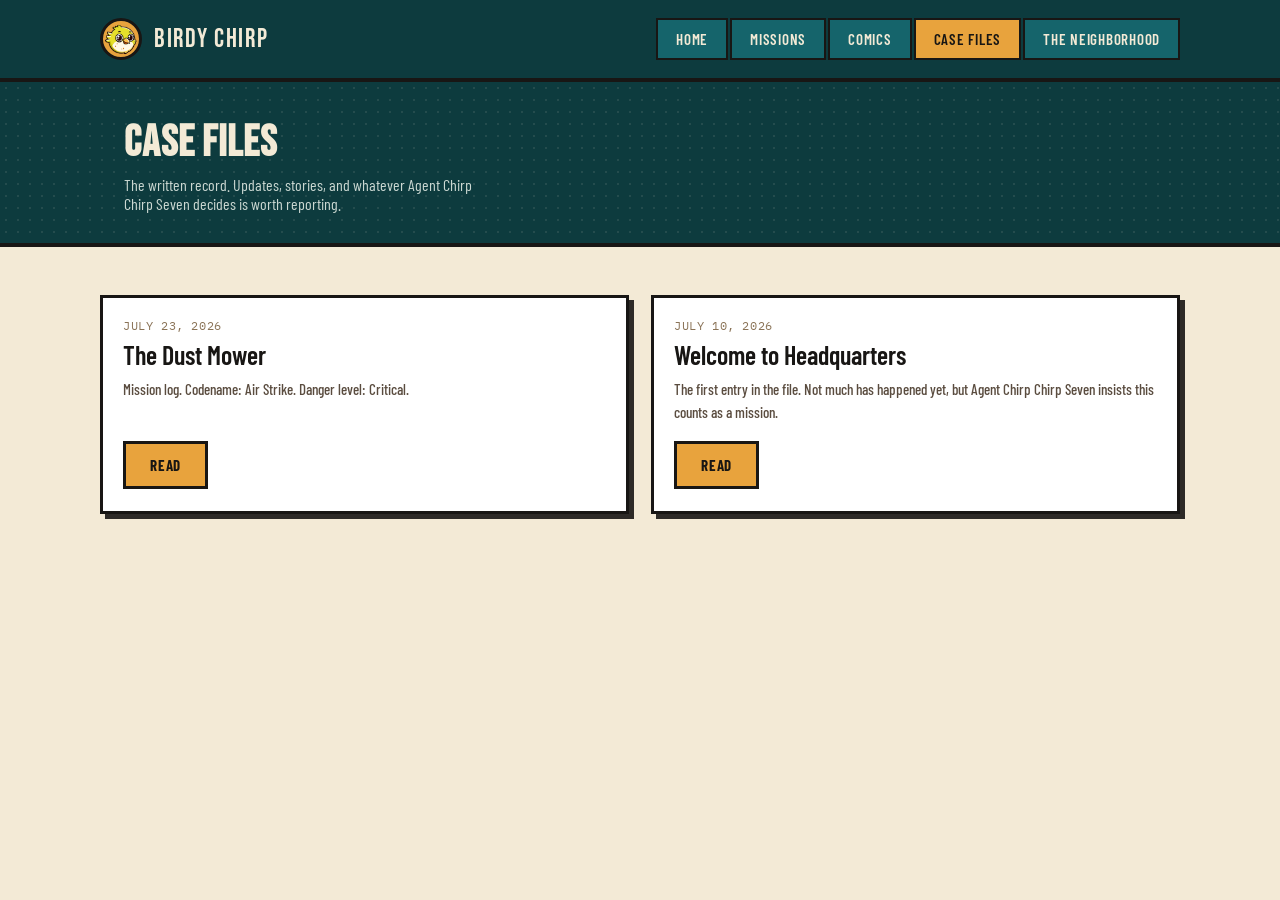
<file: case-files.html>
<!DOCTYPE html>
<html lang="en">
<head>
<meta charset="UTF-8">
<meta name="viewport" content="width=device-width, initial-scale=1.0">
<title>Case Files — Birdy Chirp</title>
<link rel="preconnect" href="https://fonts.googleapis.com">
<link href="https://fonts.googleapis.com/css2?family=Bebas+Neue&family=Barlow+Condensed:wght@400;500;600;700&family=IBM+Plex+Mono:wght@500;600&family=PT+Serif:wght@400;700&display=swap" rel="stylesheet">
<link rel="stylesheet" href="styles.css?v=2">
</head>
<body>

<script src="site.js"></script>

<section class="page-banner">
  <div class="hero-halftone"></div>
  <div class="wrap">
    <h1 class="display">Case Files</h1>
    <p>The written record. Updates, stories, and whatever Agent Chirp Chirp Seven decides is worth reporting.</p>
  </div>
</section>

<section class="wrap activity">
  <div id="case-grid" class="case-grid"></div>
</section>

<script src="cases-data.js"></script>
<script>
  const grid = document.getElementById('case-grid');

  CASE_FILES.slice().reverse().forEach(story => {
    const card = document.createElement('a');
    card.href = `case-file.html?story=${story.slug}`;
    card.className = 'case-card';
    card.innerHTML = `
      <div class="case-card-date">${story.date}</div>
      <div class="case-card-title">${story.title}</div>
      <div class="case-card-excerpt">${story.excerpt}</div>
      <span class="btn btn-primary" style="align-self:flex-start;">Read</span>
    `;
    grid.appendChild(card);
  });
</script>

</body>
</html>
</file>
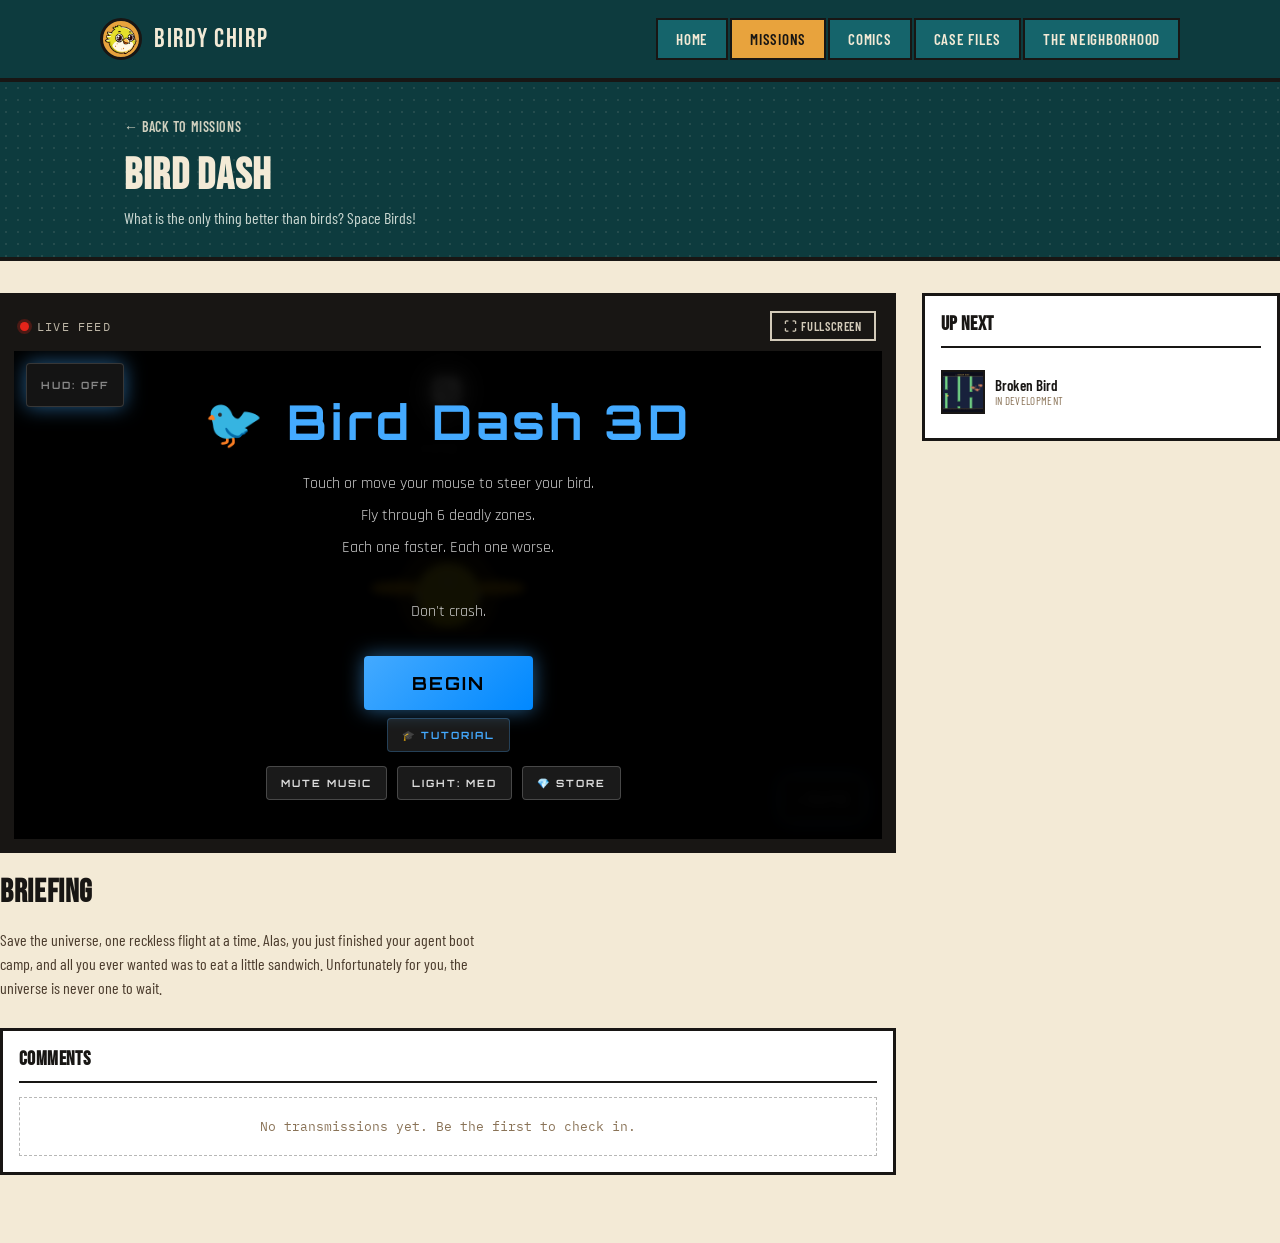
<file: mission.html>
<!DOCTYPE html>
<html lang="en">
<head>
<meta charset="UTF-8">
<meta name="viewport" content="width=device-width, initial-scale=1.0">
<title>Mission — Birdy Chirp</title>
<link rel="preconnect" href="https://fonts.googleapis.com">
<link href="https://fonts.googleapis.com/css2?family=Bebas+Neue&family=Barlow+Condensed:wght@400;500;600;700&family=IBM+Plex+Mono:wght@500;600&display=swap" rel="stylesheet">
<link rel="stylesheet" href="styles.css?v=2">
</head>
<body>

<script src="site.js"></script>

<section class="page-banner">
  <div class="hero-halftone"></div>
  <div class="wrap">
    <a href="missions.html" class="back-link">&larr; Back to Missions</a>
    <h1 id="mission-title" class="display">Loading file…</h1>
    <p id="mission-tagline"></p>
  </div>
</section>

<div class="wrap-wide play-layout">
  <div>
    <div class="player-wrapper" id="player-wrapper">
      <div class="monitor">
        <div class="monitor-bar">
          <div class="monitor-bar-left">
            <div class="rec-dot"></div>
            <div class="monitor-label">Live Feed</div>
          </div>
          <button class="fullscreen-btn" id="fullscreen-btn">⛶ Fullscreen</button>
        </div>
        <iframe id="game-frame" class="monitor-frame" src="" title="Game"></iframe>
      </div>
    </div>
    <div class="mission-info">
      <h2 class="display">Briefing</h2>
      <p id="mission-description"></p>
    </div>

    <div class="sidebar-block" style="margin-top:28px;">
      <h3 class="display">Comments</h3>
      <div class="comments-empty">No transmissions yet. Be the first to check in.</div>
    </div>
  </div>

  <div>
    <div class="sidebar-block">
      <h3 class="display">Up Next</h3>
      <div id="up-next-list"></div>
    </div>
  </div>
</div>

<script src="games-data.js"></script>
<script>
  const params = new URLSearchParams(window.location.search);
  const slug = params.get('game');
  const game = GAMES.find(g => g.slug === slug) || GAMES[0];

  document.title = `${game.title} — Birdy Chirp`;
  document.getElementById('mission-title').textContent = game.title;
  document.getElementById('mission-tagline').textContent = game.tagline;
  document.getElementById('mission-description').textContent = game.description;
  document.getElementById('game-frame').src = game.path;

  const upNext = document.getElementById('up-next-list');
  GAMES.filter(g => g.slug !== game.slug).forEach(g => {
    const item = document.createElement('a');
    item.href = `mission.html?game=${g.slug}`;
    item.className = 'up-next-item';
    const isImageThumb = g.thumbnail.includes('.');
    const thumbHtml = isImageThumb
      ? `<img src="${g.thumbnail}" alt="${g.title}" class="up-next-thumb-img">`
      : g.thumbnail;
    item.innerHTML = `
      <div class="up-next-thumb">${thumbHtml}</div>
      <div>
        <div class="up-next-title">${g.title}</div>
        <div class="up-next-status">${g.statusLabel}</div>
      </div>
    `;
    upNext.appendChild(item);
  });

  const wrapper = document.getElementById('player-wrapper');
  const fsBtn = document.getElementById('fullscreen-btn');
  fsBtn.addEventListener('click', () => {
    const isFullscreen = document.fullscreenElement || document.webkitFullscreenElement;
    if (!isFullscreen) {
      if (wrapper.requestFullscreen) wrapper.requestFullscreen();
      else if (wrapper.webkitRequestFullscreen) wrapper.webkitRequestFullscreen();
    } else {
      if (document.exitFullscreen) document.exitFullscreen();
      else if (document.webkitExitFullscreen) document.webkitExitFullscreen();
    }
  });
  document.addEventListener('fullscreenchange', () => {
    fsBtn.textContent = document.fullscreenElement ? '⛶ Exit Fullscreen' : '⛶ Fullscreen';
  });
  document.addEventListener('webkitfullscreenchange', () => {
    fsBtn.textContent = document.webkitFullscreenElement ? '⛶ Exit Fullscreen' : '⛶ Fullscreen';
  });

  // Scroll straight to the game so players don't land on the banner and have to hunt for it
  window.addEventListener('load', () => {
    wrapper.scrollIntoView({ behavior: 'smooth', block: 'start' });
  });
</script>

</body>
</html>
</file>
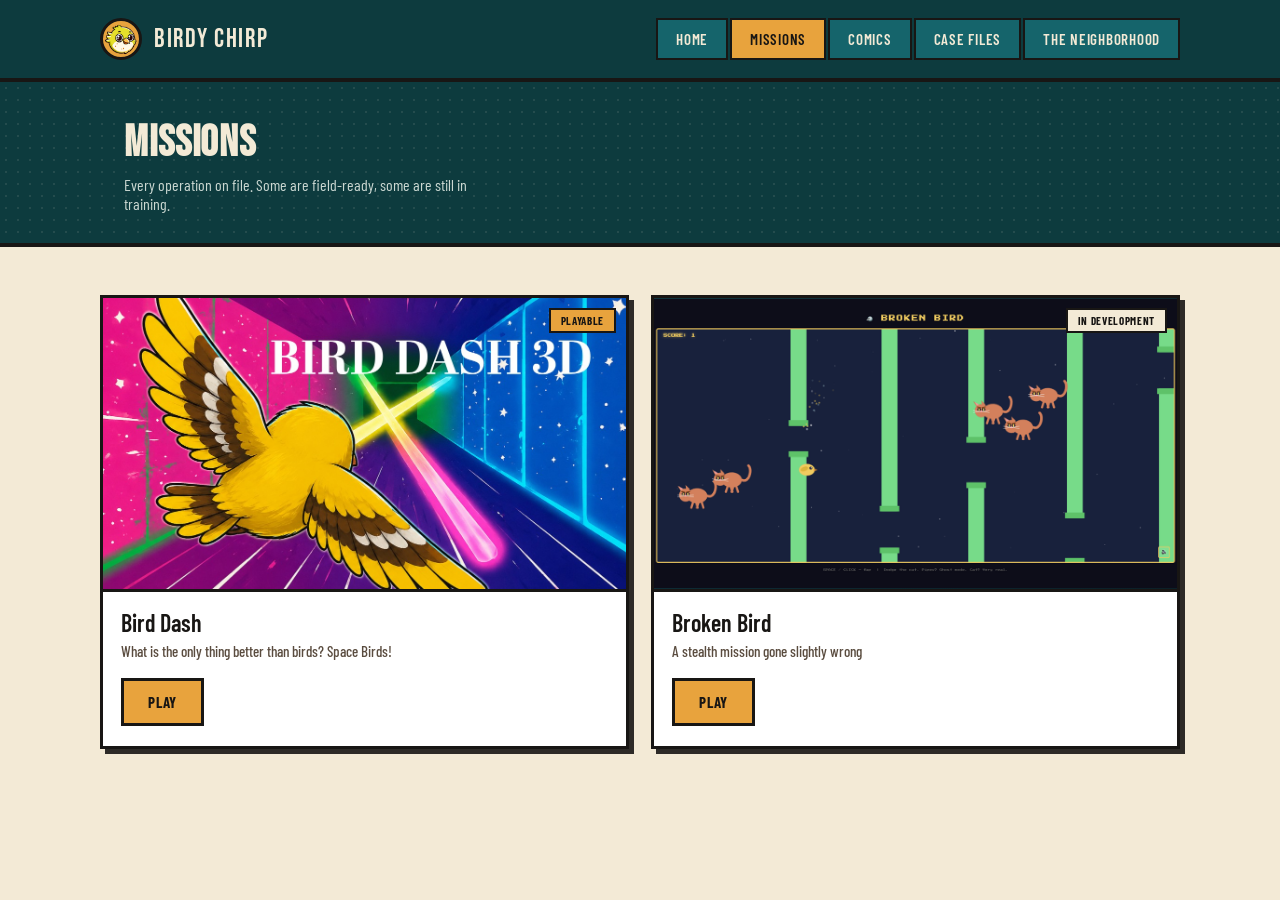
<file: missions.html>
<!DOCTYPE html>
<html lang="en">
<head>
<meta charset="UTF-8">
<meta name="viewport" content="width=device-width, initial-scale=1.0">
<title>Missions — Birdy Chirp</title>
<link rel="preconnect" href="https://fonts.googleapis.com">
<link href="https://fonts.googleapis.com/css2?family=Bebas+Neue&family=Barlow+Condensed:wght@400;500;600;700&family=IBM+Plex+Mono:wght@500;600&display=swap" rel="stylesheet">
<link rel="stylesheet" href="styles.css?v=2">
</head>
<body>

<script src="site.js"></script>

<section class="page-banner">
  <div class="hero-halftone"></div>
  <div class="wrap">
    <h1 class="display">Missions</h1>
    <p>Every operation on file. Some are field-ready, some are still in training.</p>
  </div>
</section>

<section class="wrap activity">
  <div id="game-grid" class="game-grid"></div>
</section>

<script src="games-data.js"></script>
<script>
  const grid = document.getElementById('game-grid');

  GAMES.forEach(game => {
    const card = document.createElement('a');
    card.href = `mission.html?game=${game.slug}`;
    card.className = 'game-card';
    const isImageThumb = game.thumbnail.includes('.');
    const thumbHtml = isImageThumb
      ? `<img src="${game.thumbnail}" alt="${game.title}" class="thumb-img">`
      : game.thumbnail;
    card.innerHTML = `
      <div class="game-card-thumb">
        ${thumbHtml}
        <div class="status-badge ${game.status}">${game.statusLabel}</div>
      </div>
      <div class="game-card-body">
        <div class="game-card-title">${game.title}</div>
        <div class="game-card-desc">${game.tagline}</div>
        <span class="btn btn-primary" style="align-self:flex-start;">Play</span>
      </div>
    `;
    grid.appendChild(card);
  });
</script>

</body>
</html>
</file>
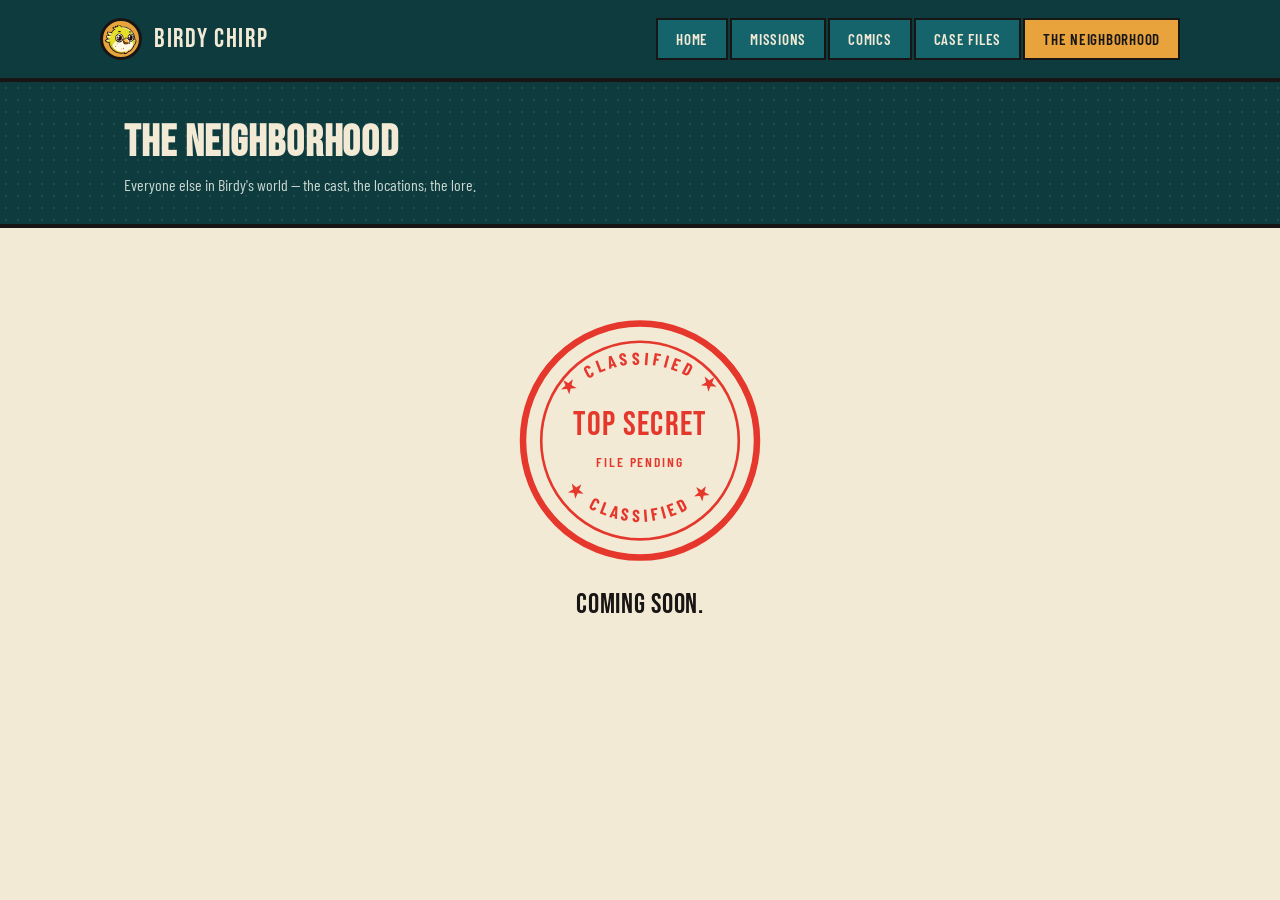
<file: neighborhood.html>
<!DOCTYPE html>
<html lang="en">
<head>
<meta charset="UTF-8">
<meta name="viewport" content="width=device-width, initial-scale=1.0">
<title>The Neighborhood — Birdy Chirp</title>
<link rel="preconnect" href="https://fonts.googleapis.com">
<link href="https://fonts.googleapis.com/css2?family=Bebas+Neue&family=Barlow+Condensed:wght@400;500;600;700&family=IBM+Plex+Mono:wght@500;600&display=swap" rel="stylesheet">
<link rel="stylesheet" href="styles.css?v=2">
</head>
<body>

<script src="site.js"></script>

<section class="page-banner">
  <div class="hero-halftone"></div>
  <div class="wrap">
    <h1 class="display">The Neighborhood</h1>
    <p>Everyone else in Birdy's world — the cast, the locations, the lore.</p>
  </div>
</section>

<section class="wrap coming-soon-wrap">
  <svg class="coming-soon-stamp" viewBox="0 0 200 200" xmlns="http://www.w3.org/2000/svg">
    <path id="csArcTop" d="M 24,104 A 78,78 0 0 1 176,104" fill="none"/>
    <path id="csArcBottom" d="M 24,104 A 78,78 0 0 0 176,104" fill="none"/>
    <circle cx="100" cy="102" r="90" stroke-width="5"/>
    <circle cx="100" cy="102" r="76" stroke-width="2"/>
    <text font-size="13.5" font-weight="700" letter-spacing="3">
      <textPath href="#csArcTop" startOffset="50%" text-anchor="middle">★ CLASSIFIED ★</textPath>
    </text>
    <text font-size="13.5" font-weight="700" letter-spacing="3">
      <textPath href="#csArcBottom" startOffset="50%" text-anchor="middle">★ CLASSIFIED ★</textPath>
    </text>
    <text x="100" y="98" text-anchor="middle" font-size="26" font-weight="400" class="stamp-center">TOP SECRET</text>
    <text x="100" y="122" text-anchor="middle" font-size="10.5" font-weight="600" letter-spacing="1.5">FILE PENDING</text>
  </svg>
  <p class="coming-soon-text">Coming soon.</p>
</section>

</body>
</html>
</file>
<file: styles.css>
:root{
  --ink:#181614;
  --teal-deep:#0D3B3E;
  --teal:#15646B;
  --amber:#E8A33D;
  --crimson:#C1392B;
  --cream:#F3EAD6;
  --steel:#4A6FA5;
  --stamp-red:#E4241A;
}

*{box-sizing:border-box;}
html{scroll-behavior:smooth;}
body{
  margin:0;
  font-family:'Barlow Condensed', sans-serif;
  color:var(--ink);
  background:var(--cream);
}
.display{
  font-family:'Bebas Neue', sans-serif;
  letter-spacing:0.02em;
}
a{text-decoration:none; color:inherit;}

.halftone{
  background-image:radial-gradient(circle, rgba(24,22,20,0.35) 1.3px, transparent 1.3px);
  background-size:9px 9px;
}

.wrap{max-width:1080px; margin:0 auto; padding:0 24px;}

/* ---------- HEADER ---------- */
header{background:var(--teal-deep); border-bottom:4px solid var(--ink);}
.header-inner{
  display:flex; align-items:center; justify-content:space-between;
  padding:18px 0;
  flex-wrap:wrap;
  gap:14px;
}
.brand{display:flex; align-items:center; gap:12px;}
.brand-badge {
  width: 42px;
  height: 42px;
  flex: 0 0 42px;

  border-radius: 50%;
  background: var(--amber);
  border: 3px solid var(--ink);

  display: flex;
  align-items: center;
  justify-content: center;

  overflow: hidden;
}

.birdy-icon {
  width: 100%;
  height: 100%;
  object-fit: contain;
  display: block;
}

.brand-name{
  color:var(--cream);
  font-size:26px;
  letter-spacing:0.06em;
}

nav{display:flex; gap:2px; flex-wrap:wrap;}
.tab{
  font-size:15px;
  font-weight:600;
  letter-spacing:0.05em;
  text-transform:uppercase;
  color:var(--cream);
  background:var(--teal);
  padding:10px 18px;
  border:2px solid var(--ink);
  cursor:pointer;
  transition:background .12s ease, color .12s ease;
  display:inline-block;
}
.tab:hover{background:#1D7D85;}
.tab.active{background:var(--amber); color:var(--ink);}

/* ---------- HERO / TITLE CARD ---------- */
.hero{
  position:relative;
  background:linear-gradient(115deg, var(--teal-deep) 0%, var(--teal-deep) 42%, var(--teal) 42%, var(--teal) 100%);
  border-bottom:4px solid var(--ink);
  overflow:hidden;
}
.hero-halftone{
  position:absolute; inset:0;
  background-image:radial-gradient(circle, rgba(243,234,214,0.14) 1.5px, transparent 1.5px);
  background-size:12px 12px;
  pointer-events:none;
}
.hero-grid{
  position:relative;
  display:grid;
  grid-template-columns:1.05fr 0.95fr;
  gap:20px;
  align-items:center;
  padding:64px 0 56px;
}
.id-tag{
  display:inline-flex;
  align-items:baseline;
  gap:10px;
  font-family:'IBM Plex Mono', monospace;
  font-size:14.5px;
  color:var(--cream);
  opacity:0.85;
  margin:14px 0 26px;
  padding-bottom:6px;
  border-bottom:1px dashed rgba(243,234,214,0.45);
}
.id-tag-label{
  text-transform:uppercase;
  letter-spacing:0.16em;
  opacity:0.6;
  font-size:12px;
}
.id-tag-value{
  font-weight:600;
  letter-spacing:0.03em;
}
.title-stack{position:relative; margin-bottom:6px;}
.title-shadow{
  position:absolute;
  top:6px; left:6px;
  color:var(--crimson);
  font-size:66px;
  line-height:0.92;
  z-index:0;
}
.title-main{
  position:relative;
  color:var(--cream);
  font-size:66px;
  line-height:0.92;
  z-index:1;
  -webkit-text-stroke:2px var(--ink);
  paint-order:stroke fill;
}
.hero-sub{
  color:var(--cream);
  font-size:19px;
  font-weight:500;
  max-width:44ch;
  line-height:1.4;
  margin:14px 0 26px;
  opacity:0.92;
}
.cta-row{display:flex; gap:12px; flex-wrap:wrap;}
.btn{
  font-family:'Barlow Condensed', sans-serif;
  font-weight:700;
  font-size:15px;
  letter-spacing:0.05em;
  text-transform:uppercase;
  padding:12px 24px;
  border:3px solid var(--ink);
  cursor:pointer;
  transition:transform .12s ease;
  display:inline-block;
}
.btn:hover{transform:translateY(-2px);}
.btn-primary{background:var(--amber); color:var(--ink);}
.btn-ghost{background:transparent; color:var(--cream); border-color:var(--cream);}

.spotlight-box{
  position:relative;
  aspect-ratio:4/3.6;
  display:flex; align-items:center; justify-content:center;
}
.beam{
  position:absolute;
  top:-10%; left:20%;
  width:0; height:0;
  border-left:60px solid transparent;
  border-right:260px solid transparent;
  border-bottom:340px solid rgba(232,163,61,0.16);
  transform:rotate(8deg);
}
.spotlight{
  width:230px; height:230px;
  border-radius:50%;
  background:radial-gradient(circle, rgba(232,163,61,0.9) 0%, rgba(232,163,61,0.15) 62%, transparent 72%);
  display:flex; align-items:center; justify-content:center;
  position:relative;
}
.spotlight-figure{
  width: clamp(310px, 25vw, 400px);
  height: auto;
  display: block;
  filter:drop-shadow(4px 6px 0 rgba(13,59,62,0.5));
}
.classified-stamp{
  position:absolute;
  bottom:-40%; right:-20%;
  width:185px; height:185px;
  transform:rotate(-14deg);
  z-index:5;
  opacity:0.92;
  mix-blend-mode:multiply;
  pointer-events:none;
}
.classified-stamp circle{fill:none; stroke:var(--stamp-red);}
.classified-stamp text{fill:var(--stamp-red); font-family:'Barlow Condensed', sans-serif;}
.classified-stamp .stamp-center{font-family:'Bebas Neue', sans-serif; letter-spacing:0.04em;}

/* ---------- ACTIVITY / SECTION HEADERS ---------- */
.activity{padding:48px 0 44px;}
.activity-head{
  display:flex; align-items:baseline; justify-content:space-between;
  flex-wrap:wrap; gap:8px;
  border-bottom:3px solid var(--ink);
  padding-bottom:12px;
  margin-bottom:26px;
}
.activity-head h2{font-size:36px; margin:0; letter-spacing:0.03em;}
.activity-head .note{
  font-size:14px; font-weight:600; text-transform:uppercase; letter-spacing:0.04em; color:#5A4C3F;
}

.panels{display:grid; grid-template-columns:repeat(2, 1fr); gap:20px;}
.panel{
  display:block;
  background:#fff;
  border:3px solid var(--ink);
  position:relative;
  padding:20px 20px 18px;
  box-shadow:5px 5px 0 rgba(24,22,20,0.9);
  transition:transform .12s ease;
}
.panel:hover{transform:translateY(-3px);}
.panel-halftone{
  position:absolute; top:0; right:0;
  width:56px; height:56px;
  background-image:radial-gradient(circle, rgba(24,22,20,0.35) 1.3px, transparent 1.3px);
  background-size:8px 8px;
  clip-path:polygon(100% 0, 0 0, 100% 100%);
}
.flag{
  display:inline-block;
  font-size:12px;
  font-weight:700;
  letter-spacing:0.06em;
  text-transform:uppercase;
  color:#fff;
  padding:5px 14px 5px 12px;
  margin-bottom:12px;
  position:relative;
}
.flag.mission{background:var(--steel);}
.flag.comic{background:var(--amber); color:var(--ink);}
.flag.case{background:var(--teal-deep);}
.panel-date{font-size:13px; font-weight:600; text-transform:uppercase; letter-spacing:0.04em; color:#8A7357; margin-bottom:6px;}
.panel-title{font-size:22px; font-weight:600; line-height:1.1; margin-bottom:4px; font-family:'Barlow Condensed'; text-transform:none;}
.panel-note{font-size:15px; color:#5A4C3F; font-weight:500;}

/* ---------- TRANSMISSION / NEWSLETTER ---------- */
.transmission{background:var(--teal-deep); border-top:4px solid var(--ink); padding:40px 0;}
.transmission-inner{display:flex; align-items:center; justify-content:space-between; gap:30px; flex-wrap:wrap;}
.transmission h3{color:var(--cream); font-size:32px; margin:0 0 6px; letter-spacing:0.03em;}
.transmission p{color:#CBD8D2; font-size:16px; margin:0; max-width:38ch;}
.transmission-form{display:flex; gap:10px; flex-wrap:wrap;}
.transmission-form input{
  padding:12px 14px; border:3px solid var(--ink); font-family:'Barlow Condensed';
  font-size:15px; font-weight:500; width:220px; background:var(--cream);
}
.transmission-form button{
  background:var(--amber); border:3px solid var(--ink); color:var(--ink); font-weight:700;
  letter-spacing:0.05em; text-transform:uppercase; padding:12px 20px; cursor:pointer; font-family:'Barlow Condensed';
}

/* ---------- PAGE HEADER (for non-home pages) ---------- */
.page-banner{
  background:var(--teal-deep);
  border-bottom:4px solid var(--ink);
  padding:34px 0 30px;
  position:relative;
  overflow:hidden;
}
.page-banner .hero-halftone{opacity:0.7;}
.page-banner h1{
  position:relative;
  color:var(--cream);
  font-size:44px;
  margin:0 0 6px;
  letter-spacing:0.02em;
}
.page-banner p{
  position:relative;
  color:#CBD8D2;
  font-size:16px;
  margin:0;
  max-width:52ch;
}

/* ---------- MISSIONS GRID ---------- */
.game-grid{
  display:grid;
  grid-template-columns:repeat(2, 1fr);
  gap:22px;
}
.game-card{
  background:#fff;
  border:3px solid var(--ink);
  box-shadow:5px 5px 0 rgba(24,22,20,0.9);
  display:flex;
  flex-direction:column;
}
.game-card-thumb{
  aspect-ratio:16/9;
  background:linear-gradient(135deg, var(--teal) 0%, var(--teal-deep) 100%);
  display:flex; align-items:center; justify-content:center;
  font-size:56px;
  border-bottom:3px solid var(--ink);
  position:relative;
  overflow:hidden;
}
.thumb-img{
  position:absolute;
  inset:0;
  width:100%;
  height:100%;
  object-fit:cover;
}
.status-badge{
  position:absolute; top:10px; right:10px;
  font-size:11px; font-weight:700; letter-spacing:0.06em; text-transform:uppercase;
  padding:4px 10px;
  border:2px solid var(--ink);
}
.status-badge.active{background:var(--amber); color:var(--ink);}
.status-badge.dev{background:var(--cream); color:var(--ink);}
.game-card-body{padding:18px 18px 20px; display:flex; flex-direction:column; flex:1;}
.game-card-title{font-size:24px; font-weight:600; margin-bottom:6px; line-height:1.05;}
.game-card-desc{font-size:15px; color:#5A4C3F; font-weight:500; line-height:1.4; margin-bottom:16px; flex:1;}

/* ---------- PLAY PAGE ---------- */
.wrap-wide{max-width:1400px; margin:0 auto; padding:0 24px;}

.play-layout{
  display:grid;
  grid-template-columns:2.5fr 1fr;
  gap:26px;
  padding:32px 0 48px;
  align-items:start;
}
.back-link{
  display:inline-flex; align-items:center; gap:6px;
  font-size:14px; font-weight:600; letter-spacing:0.04em; text-transform:uppercase;
  color:var(--cream); opacity:0.85; margin-bottom:14px;
}
.back-link:hover{opacity:1;}

.player-wrapper{position:relative;}
.monitor{
  background:var(--ink);
  border:4px solid var(--ink);
  padding:10px;
}
.monitor-bar{
  display:flex; align-items:center; justify-content:space-between;
  padding:4px 6px 10px;
}
.monitor-bar-left{display:flex; align-items:center; gap:8px;}
.rec-dot{
  width:9px; height:9px; border-radius:50%;
  background:var(--stamp-red);
  box-shadow:0 0 0 3px rgba(228,36,26,0.25);
}
.monitor-label{
  color:var(--cream);
  font-family:'IBM Plex Mono', monospace;
  font-size:12px;
  letter-spacing:0.1em;
  text-transform:uppercase;
  opacity:0.75;
}
.fullscreen-btn{
  background:transparent;
  border:2px solid var(--cream);
  color:var(--cream);
  font-family:'Barlow Condensed', sans-serif;
  font-weight:600;
  font-size:12.5px;
  letter-spacing:0.05em;
  text-transform:uppercase;
  padding:5px 12px;
  cursor:pointer;
  opacity:0.85;
  transition:opacity .12s ease, background .12s ease;
}
.fullscreen-btn:hover{opacity:1; background:rgba(243,234,214,0.1);}
.monitor-frame{
  width:100%;
  aspect-ratio:16/9;
  border:none;
  background:#000;
  display:block;
}
.maximize-backdrop{
  display:none;
  position:fixed;
  inset:0;
  background:rgba(13,59,62,0.85);
  z-index:999;
}
.maximize-backdrop.active{display:block;}
.player-wrapper.maximized{
  position:fixed;
  inset:2.5vh 2.5vw;
  z-index:1000;
  display:flex;
  flex-direction:column;
}
.player-wrapper.maximized .monitor{
  flex:1;
  display:flex;
  flex-direction:column;
  min-height:0;
}
.player-wrapper.maximized .monitor-frame{
  flex:1;
  width:100%;
  height:100%;
  aspect-ratio:unset;
}

.mission-info{margin-top:20px;}
.mission-info h2{font-size:32px; margin:0 0 10px; letter-spacing:0.02em;}
.mission-info p{font-size:16px; color:#4A3B2C; line-height:1.5; max-width:70ch;}

.sidebar-block{
  background:#fff;
  border:3px solid var(--ink);
  padding:16px;
  margin-bottom:20px;
}
.sidebar-block h3{
  font-size:20px;
  margin:0 0 14px;
  padding-bottom:10px;
  border-bottom:2px solid var(--ink);
  letter-spacing:0.02em;
}
.up-next-item{
  display:flex; gap:10px; align-items:center;
  padding:8px 0;
  border-bottom:1px dashed rgba(24,22,20,0.2);
}
.up-next-item:last-child{border-bottom:none;}
.up-next-thumb{
  width:44px; height:44px;
  background:linear-gradient(135deg, var(--teal) 0%, var(--teal-deep) 100%);
  border:2px solid var(--ink);
  display:flex; align-items:center; justify-content:center;
  font-size:20px;
  flex-shrink:0;
  overflow:hidden;
}
.up-next-thumb-img{
  width:100%;
  height:100%;
  object-fit:cover;
}
.up-next-title{font-size:15px; font-weight:600; line-height:1.15;}
.up-next-status{font-size:11px; color:#8A7357; text-transform:uppercase; letter-spacing:0.03em;}

.comments-empty{
  font-family:'IBM Plex Mono', monospace;
  font-size:13px;
  color:#8A7357;
  text-align:center;
  padding:20px 10px;
  border:1px dashed rgba(24,22,20,0.3);
}

@media (max-width:900px){
  .play-layout{grid-template-columns:1fr;}
  .monitor-frame{aspect-ratio:16/10;}
}

/* ---------- CASE FILES GRID ---------- */
.case-grid{
  display:grid;
  grid-template-columns:repeat(2, 1fr);
  gap:22px;
}
.case-card{
  background:#fff;
  border:3px solid var(--ink);
  box-shadow:5px 5px 0 rgba(24,22,20,0.9);
  padding:20px 20px 22px;
  display:flex;
  flex-direction:column;
}
.case-card-date{
  font-family:'IBM Plex Mono', monospace;
  font-size:12px;
  color:#8A7357;
  letter-spacing:0.05em;
  text-transform:uppercase;
  margin-bottom:8px;
}
.case-card-title{font-size:26px; font-weight:600; line-height:1.05; margin-bottom:10px;}
.case-card-excerpt{font-size:15px; color:#5A4C3F; font-weight:500; line-height:1.5; margin-bottom:18px; flex:1;}

/* ---------- CASE FILE READER ---------- */
.reader{
  background:#fff;
  border:3px solid var(--ink);
  box-shadow:6px 6px 0 rgba(24,22,20,0.9);
  padding:40px 48px 48px;
  max-width:760px;
  margin:32px auto 56px;
}
.reader-date{
  font-family:'IBM Plex Mono', monospace;
  font-size:13px;
  color:#8A7357;
  letter-spacing:0.05em;
  text-transform:uppercase;
  margin-bottom:14px;
}
.reader-body{
  font-family:'PT Serif', serif;
  font-size:18px;
  line-height:1.7;
  color:#2A2016;
}
.reader-body h2{
  font-family:'Bebas Neue', sans-serif;
  font-size:28px;
  letter-spacing:0.02em;
  margin:32px 0 12px;
}
.reader-body p{margin:0 0 20px;}
.reader-body strong{font-weight:700;}

@media (max-width:760px){
  .case-grid{grid-template-columns:1fr;}
  .reader{padding:28px 22px 34px;}
}

/* ---------- COMING SOON PAGE ---------- */
.coming-soon-wrap{
  display:flex;
  flex-direction:column;
  align-items:center;
  justify-content:center;
  padding:80px 24px 100px;
  text-align:center;
}
.coming-soon-stamp{
  width:260px;
  height:260px;
  opacity:0.9;
}
.coming-soon-stamp circle{fill:none; stroke:var(--stamp-red);}
.coming-soon-stamp text{fill:var(--stamp-red); font-family:'Barlow Condensed', sans-serif;}
.coming-soon-stamp .stamp-center{font-family:'Bebas Neue', sans-serif; letter-spacing:0.04em;}
.coming-soon-text{
  font-family:'Bebas Neue', sans-serif;
  font-size:28px;
  letter-spacing:0.03em;
  color:var(--ink);
  margin-top:20px;
}

/* ---------- COMICS ---------- */
.comic-layout{padding:32px 0 56px;}

.comic-viewer{
  background:var(--ink);
  border:4px solid var(--ink);
  padding:10px;
  margin-bottom:18px;
}
.comic-viewer-bar{
  display:flex; align-items:center; justify-content:space-between;
  padding:4px 6px 10px;
  flex-wrap:wrap;
  gap:10px;
}
.comic-controls{
  display:flex;
  align-items:center;
  gap:10px;
  flex-wrap:wrap;
}
.comic-ctrl-divider{
  width:1px; height:18px;
  background:rgba(243,234,214,0.25);
  margin:0 2px;
}
.comic-ctrl-btn{
  background:transparent;
  border:2px solid var(--cream);
  color:var(--cream);
  font-family:'Barlow Condensed', sans-serif;
  font-weight:600;
  font-size:13px;
  letter-spacing:0.03em;
  padding:6px 12px;
  cursor:pointer;
  transition:opacity .12s ease, background .12s ease;
}
.comic-ctrl-btn:hover{background:rgba(243,234,214,0.1);}
.comic-ctrl-btn:disabled{opacity:0.3; cursor:default; background:transparent;}

.comic-frame{
  background:#000;
  max-height:82vh;
  overflow-y:auto;
  overflow-x:hidden;
}
.comic-viewer:fullscreen{
  display:flex;
  flex-direction:column;
  padding:10px;
  background:var(--ink);
}
.comic-viewer:fullscreen .comic-frame{
  flex:1;
  max-height:none;
}
.comic-viewer:-webkit-full-screen{
  display:flex;
  flex-direction:column;
  padding:10px;
  background:var(--ink);
}
.comic-viewer:-webkit-full-screen .comic-frame{
  flex:1;
  max-height:none;
}
.comic-page-display{
  display:flex;
  justify-content:center;
}
.comic-page-img{
  display:block;
  width:100%;
  height:auto;
}
.comic-page-emoji{font-size:120px; padding:60px 0;}

.comic-gallery{
  display:flex;
  gap:12px;
  overflow-x:auto;
  padding:6px 2px 14px;
}
.comic-thumb{
  flex-shrink:0;
  width:84px; height:84px;
  background:linear-gradient(135deg, var(--teal) 0%, var(--teal-deep) 100%);
  border:3px solid var(--ink);
  cursor:pointer;
  display:flex; align-items:center; justify-content:center;
  overflow:hidden;
  padding:0;
  opacity:0.6;
  transition:opacity .12s ease, transform .12s ease;
}
.comic-thumb:hover{opacity:0.85;}
.comic-thumb.active{opacity:1; border-color:var(--amber); transform:translateY(-3px);}
.comic-thumb img{width:100%; height:100%; object-fit:cover;}
.comic-thumb-emoji{font-size:34px;}

@media (max-width:760px){
  .comic-viewer-bar{flex-direction:column; align-items:flex-start;}
  .comic-frame{max-height:70vh;}
}
@media (max-width:760px){
  .hero-grid{grid-template-columns:1fr; padding:44px 0;}
  .title-main, .title-shadow{font-size:46px;}
  .panels{grid-template-columns:1fr;}
  .game-grid{grid-template-columns:1fr;}
  .beam{display:none;}
  .page-banner h1{font-size:32px;}
}
@media (prefers-reduced-motion:reduce){ *{transition:none !important;} }
</file>
